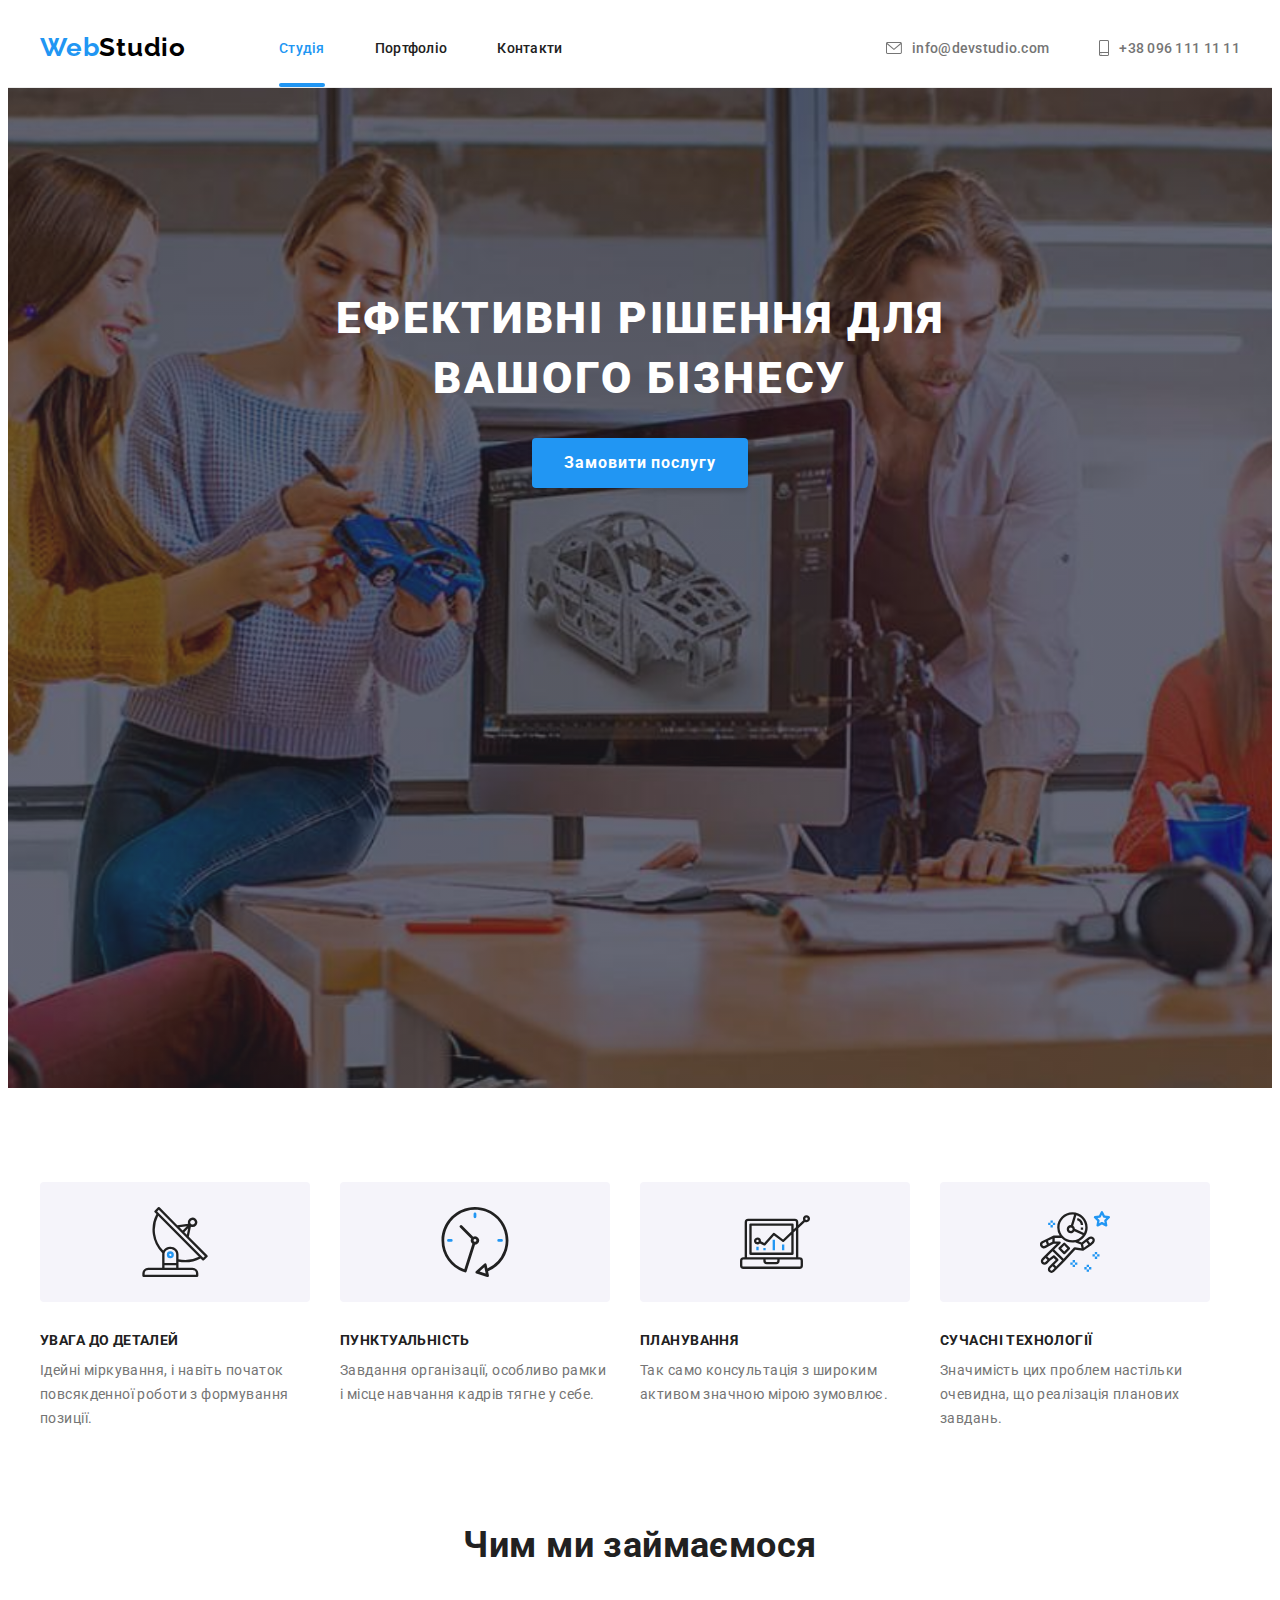
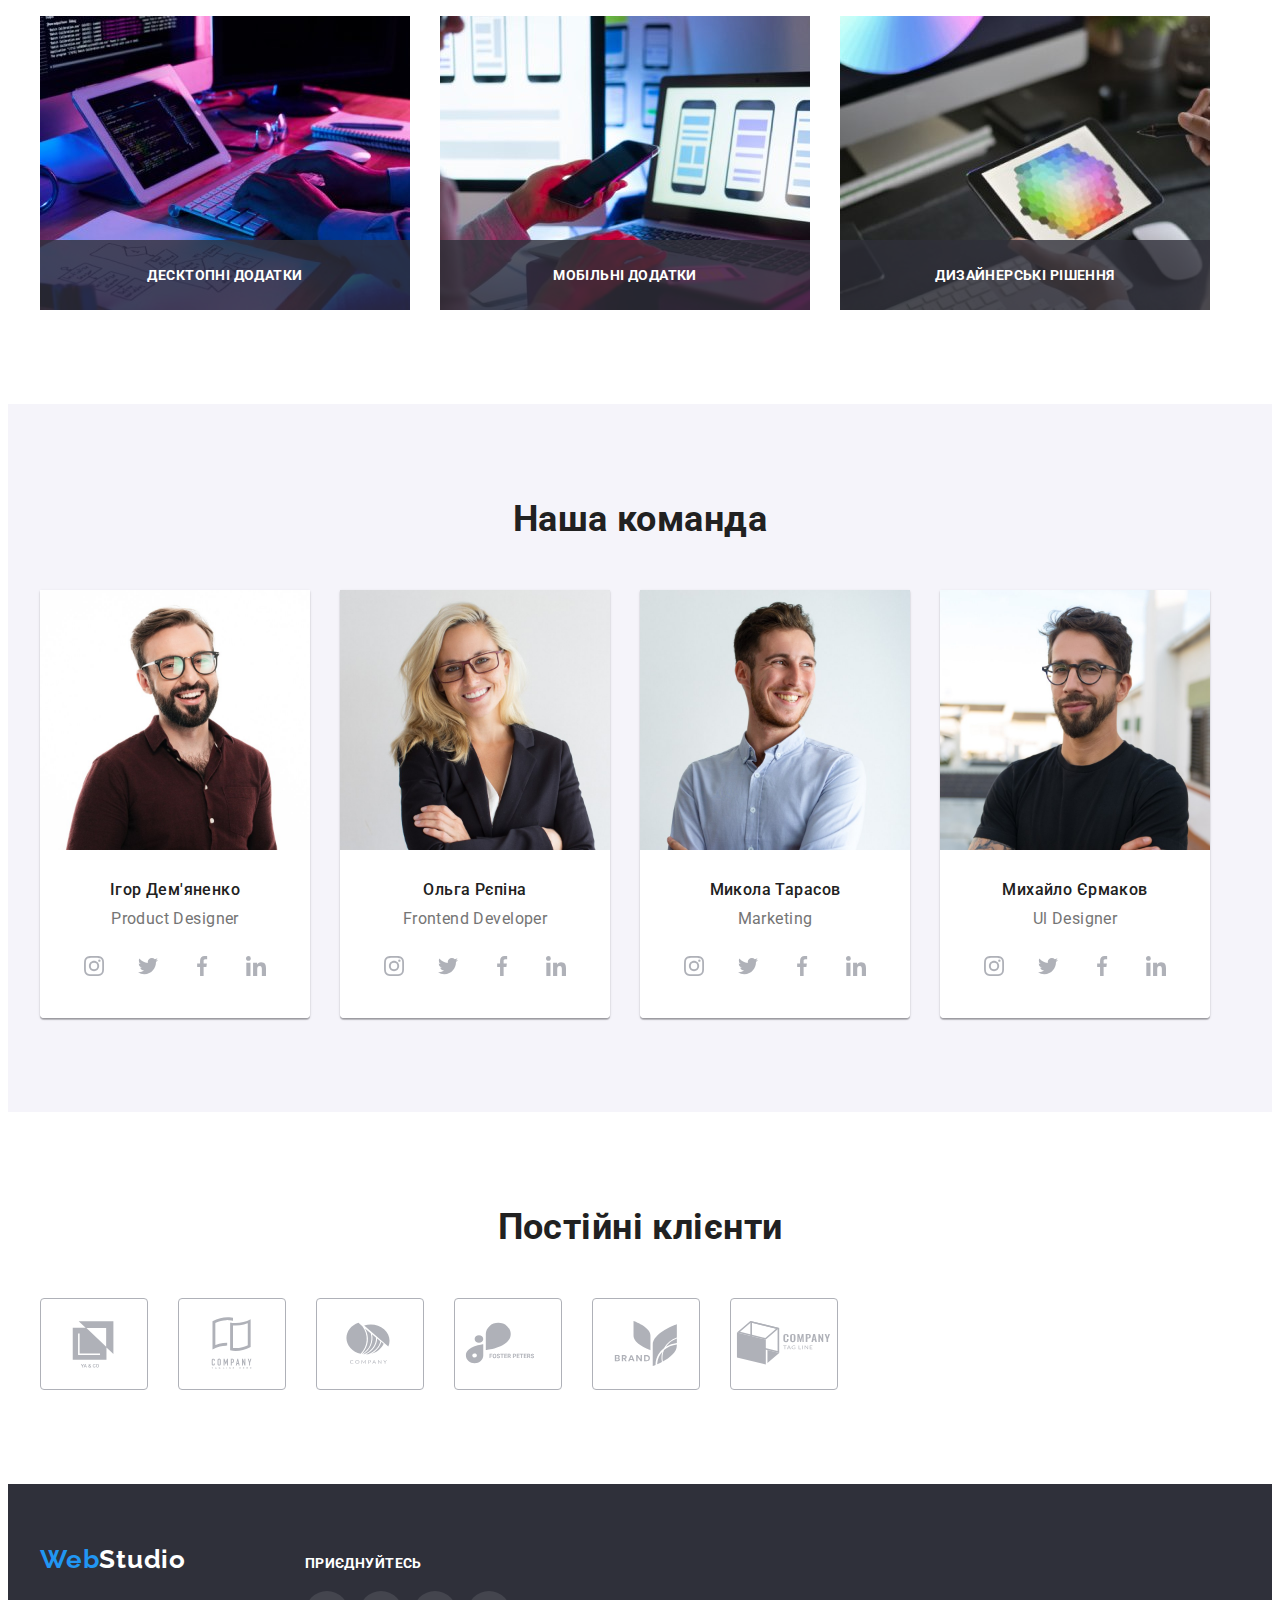
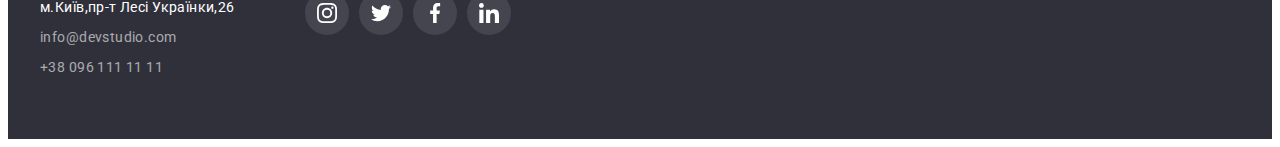
<file: index.html>
<!DOCTYPE html>
<html lang="uk">
  <head>
    <meta charset="UTF-8" />
    <meta http-equiv="X-UA-Compatible" content="IE=edge" />
    <meta name="viewport" content="width=device-width, initial-scale=1.0" />
    <title>Студія</title>
    <!--Шрифты-->
    <link rel="preconnect" href="https://fonts.googleapis.com" />
    <link rel="preconnect" href="https://fonts.gstatic.com" crossorigin />
    <link
      href="https://fonts.googleapis.com/css2?family=Raleway:wght@700&family=Roboto:wght@400;500;700;900&display=swap"
      rel="stylesheet"
    />
    <!--Нормализатор-->
    <link
      rel="stylesheet"
      href="https://cdnjs.cloudflare.com/ajax/libs/modern-normalize/1.1.0/modern-normalize.min.css"
      integrity="sha512-wpPYUAdjBVSE4KJnH1VR1HeZfpl1ub8YT/NKx4PuQ5NmX2tKuGu6U/JRp5y+Y8XG2tV+wKQpNHVUX03MfMFn9Q=="
      crossorigin="anonymous"
      referrerpolicy="no-referrer"
    />
    <!--Стили-->
    <link rel="stylesheet" href="./css/styles.css" />
  </head>
  <body class="page">
    <!--хедер-->
    <header class="header">
      <div class="container header-container">
        <a href="./index.html" class="logo-main"> <span class="accent">Web</span>Studio </a>
        <nav class="main-nav">
          <ul class="list">
            <li class="list-item">
              <a class="link current" href="./index.html">Студія</a>
            </li>
            <li class="list-item">
              <a class="link" href="./portfolio.html">Портфоліо </a>
            </li>
            <li class="list-item">
              <a class="link" href="">Контакти </a>
            </li>
          </ul>
        </nav>
        <ul class="contact">
          <li class="contact-item">
            <a class="contact-link" href="mailto:info@devstudio.com">
              <svg class="contact-svg" width="16" height="12">
                <use href="./images/icons.svg#envelope"></use>
              </svg>
              info@devstudio.com
            </a>
          </li>
          <li class="contact-item">
            <a class="contact-link" href="tel:+380961111111">
              <svg class="contact-svg" width="10" height="16">
                <use href="./images/icons.svg#smartphone"></use>
              </svg>
              +38 096 111 11 11</a
            >
          </li>
        </ul>
      </div>
    </header>
    <main>
      <!--Hero section-->
      <section class="hero-group">
        <div class="container hero-container">
          <h1 class="hero-title">Ефективні рішення для вашого бізнесу</h1>
          <button class="hero-btn" type="button" data-modal-open>Замовити послугу</button>
        </div>
      </section>
      <!--Feature-->
      <section class="feature section">
        <div class="container feature-container">
          <h2 class="visually-hidden">Особливості</h2>
          <ul class="feature-list">
            <li class="feature-item">
              <div class="feature-box">
                <svg class="feature-icon">
                  <use href="./images/icons.svg#antenna"></use>
                </svg>
              </div>
              <h3 class="feature-title">Увага до деталей</h3>
              <p class="feature-text">
                Ідейні міркування, і навіть початок повсякденної роботи з формування позиції.
              </p>
            </li>
            <li class="feature-item">
              <div class="feature-box">
                <svg class="feature-icon">
                  <use href="./images/icons.svg#clock"></use>
                </svg>
              </div>
              <h3 class="feature-title">Пунктуальність</h3>
              <p class="feature-text">
                Завдання організації, особливо рамки і місце навчання кадрів тягне у себе.
              </p>
            </li>
            <li class="feature-item">
              <div class="feature-box">
                  <svg class="feature-icon">
                    <use href="./images/icons.svg#diagram"></use>
                  </svg>
                </use>
              </div>
              <h3 class="feature-title">Планування</h3>
              <p class="feature-text">
                Так само консультація з широким активом значною мірою зумовлює.
              </p>
            </li>
            <li class="feature-item">
              <div class="feature-box">
                <svg class="feature-icon">
                  <use href="./images/icons.svg#astronaut"></use>
                </svg>
              </div>
              <h3 class="feature-title">Сучасні технології</h3>
              <p class="feature-text">
                Значимість цих проблем настільки очевидна, що реалізація планових завдань.
              </p>
            </li>
          </ul>
        </div>
      </section>
      <!--works-->
      <section class="works section">
        <div class="container works-container">
          <h2 class="works-title topic">Чим ми займаємося</h2>
          <ul class="works-list">
            <li class="works-item">
               <div class="label">
                <h3 class="label-title">Десктопні додатки</h3>
              </div>
              <img class="works-img" src="./images/box-1.jpg" alt="Набір коду" width="370" />
            </li>
            <li class="works-item">
              <div class="label">
                <h3 class="label-title">Мобільні додатки</h3>
              </div>
              <img
                class="works-img"
                src="./images/box-2.jpg"
                alt="Тримає телефон працюючи з ноутбуком"
                width="370"/>
            </li>
            <li class="works-item">
              <div class="label">
                <h3 class="label-title">Дизайнерські рішення</h3>
              </div>
              <img class="works-img" src="./images/box-3.jpg" alt="Малює на планшеті" width="370" />
            </li>
          </ul>
        </div>
      </section>
      <!--team-->
      <section class="team section">
        <div class="container team-container">
          <h2 class="team-title topic">Наша команда</h2>
          <ul class="team-list">
            <li class="team-item">
              <img class="team-img" src="./images/team-1.jpg" alt="Чувак в окулярах" width="270" />
              <div class="team-group">
                <h3 class="team-subtitle">Ігор Дем'яненко</h3>
                <p class="team-text" lang="en">Product Designer</p>
                <ul class="social-list">
                <li class="social-item">
                  <a
                   class="social-link"
                  href="https://www.instagram.com"
                  target="_blank"
                  rel="noreferrer noopener"
                  lang="en"
                  aria-label="Instagram">
                  <svg class="social-icon">
                    <use href="./images/icons.svg#instagram"></use>
                  </svg>
                  </a>
                </li>
                <li class="social-item">
                <a class="social-link"
                href="https://www.twitter.com"
                target="_blank"
                rel="noreferrer noopener"
                lang="en"
                aria-label="twitter">
              <svg class="social-icon">
                <use href="./images/icons.svg#twitter"></use>
              </svg>
              </a>
                </li>
                <li class="social-item">
                <a class="social-link"
                href="https://www.facebook.com"
                target="_blank"
                rel="noreferrer noopener"
                lang="en"
                aria-label="facebook">
              <svg class="social-icon">
                <use href="./images/icons.svg#facebook"></use>
              </svg>
              </a>
                </li>
                <li class="social-item">
                <a class="social-link"
                href="https://www.linkedin.com"
                target="_blank"
                rel="noreferrer noopener"
                lang="en"
                aria-label="linkedin">
              <svg class="social-icon">
                <use href="./images/icons.svg#linkedin"></use>
              </svg>
              </a>
                </li>
                </ul>
              </div>
            </li>
            <li class="team-item">
              <img
                class="team-img"
                src="./images/team-2.jpg"
                alt="Блондинка в окулярах і піджаку"
                width="270"
              />
              <div class="team-group">
                <h3 class="team-subtitle">Ольга Рєпіна</h3>
                <p class="team-text" lang="en">Frontend Developer</p>
                <ul class="social-list">
                <li class="social-item">
                  <a
                   class="social-link"
                  href="https://www.instagram.com"
                  target="_blank"
                  rel="noreferrer noopener"
                  lang="en"
                  aria-label="Instagram">
                  <svg class="social-icon">
                    <use href="./images/icons.svg#instagram"></use>
                  </svg>
                  </a>
                </li>
                <li class="social-item">
                <a class="social-link"
                href="https://www.twitter.com"
                target="_blank"
                rel="noreferrer noopener"
                lang="en"
                aria-label="twitter">
              <svg class="social-icon">
                <use href="./images/icons.svg#twitter"></use>
              </svg>
              </a>
                </li>
                <li class="social-item">
                <a class="social-link"
                href="https://www.facebook.com"
                target="_blank"
                rel="noreferrer noopener"
                lang="en"
                aria-label="facebook">
              <svg class="social-icon">
                <use href="./images/icons.svg#facebook"></use>
              </svg>
              </a>
                </li>
                <li class="social-item">
                <a class="social-link"
                href="https://www.linkedin.com"
                target="_blank"
                rel="noreferrer noopener"
                lang="en"
                aria-label="linkedin">
              <svg class="social-icon">
                <use href="./images/icons.svg#linkedin"></use>
              </svg>
              </a>
                </li>
                </ul>
              </div>
            </li>
            <li class="team-item">
              <img class="team-img" src="./images/team-3.jpg" alt="Хлопець в рубашці" width="270" />
              <div class="team-group">
                <h3 class="team-subtitle">Микола Тарасов</h3>
                <p class="team-text" lang="en">Marketing</p>
                <ul class="social-list">
                <li class="social-item">
                  <a
                   class="social-link"
                  href="https://www.instagram.com"
                  target="_blank"
                  rel="noreferrer noopener"
                  lang="en"
                  aria-label="Instagram">
                  <svg class="social-icon">
                    <use href="./images/icons.svg#instagram"></use>
                  </svg>
                  </a>
                </li>
                <li class="social-item">
                <a class="social-link"
                href="https://www.twitter.com"
                target="_blank"
                rel="noreferrer noopener"
                lang="en"
                aria-label="twitter">
              <svg class="social-icon">
                <use href="./images/icons.svg#twitter"></use>
              </svg>
              </a>
                </li>
                <li class="social-item">
                <a class="social-link"
                href="https://www.facebook.com"
                target="_blank"
                rel="noreferrer noopener"
                lang="en"
                aria-label="facebook">
              <svg class="social-icon">
                <use href="./images/icons.svg#facebook"></use>
              </svg>
              </a>
                </li>
                <li class="social-item">
                <a class="social-link"
                href="https://www.linkedin.com"
                target="_blank"
                rel="noreferrer noopener"
                lang="en"
                aria-label="linkedin">
              <svg class="social-icon">
                <use href="./images/icons.svg#linkedin"></use>
              </svg>
              </a>
                </li>
                </ul>
              </div>
            </li>
            <li class="team-item">
              <img
                class="team-img"
                src="./images/team-4.jpg"
                alt="Бородатий хлопець в окулярах"
                width="270"
              />
              <div class="team-group">
                <h3 class="team-subtitle">Михайло Єрмаков</h3>
                <p class="team-text" lang="en">Ul Designer</p>
                <ul class="social-list">
                <li class="social-item">
                  <a
                   class="social-link"
                  href="https://www.instagram.com"
                  target="_blank"
                  rel="noreferrer noopener"
                  lang="en"
                  aria-label="Instagram">
                  <svg class="social-icon">
                    <use href="./images/icons.svg#instagram"></use>
                  </svg>
                  </a>
                </li>
                <li class="social-item">
                <a class="social-link"
                href="https://www.twitter.com"
                target="_blank"
                rel="noreferrer noopener"
                lang="en"
                aria-label="twitter">
              <svg class="social-icon">
                <use href="./images/icons.svg#twitter"></use>
              </svg>
              </a>
                </li>
                <li class="social-item">
                <a class="social-link"
                href="https://www.facebook.com"
                target="_blank"
                rel="noreferrer noopener"
                lang="en"
                aria-label="facebook">
              <svg class="social-icon">
                <use href="./images/icons.svg#facebook"></use>
              </svg>
              </a>
                </li>
                <li class="social-item">
                <a class="social-link"
                href="https://www.linkedin.com"
                target="_blank"
                rel="noreferrer noopener"
                lang="en"
                aria-label="linkedin">
              <svg class="social-icon">
                <use href="./images/icons.svg#linkedin"></use>
              </svg>
              </a>
                </li>
                </ul>
              </div>
            </li>
          </ul>
        </div>
      </section>
      <section class="section">
        <div class="container">
          <h2 class="clients-title">Постійні клієнти</h2>
          <ul class="clients-list">
            <li class="clients-item">
              <a class="clients-link"
                href=""
                 target="_blank"
                rel="noreferrer noopener"
                aria-label="Кліент 1">
                <svg class="clients-icon" width="106" height="60">
                  <use href="./images/icons.svg#client-1"></use>
                </svg>
              </a>
            </li>
             <li class="clients-item">
              <a class="clients-link"
                href=""
                 target="_blank"
                rel="noreferrer noopener"
                aria-label="Кліент 2">
                <svg class="clients-icon" width="106" height="60">
                  <use href="./images/icons.svg#client-2"></use>
                </svg>
              </a>
            </li>
             <li class="clients-item">
              <a class="clients-link"
                href=""
                 target="_blank"
                rel="noreferrer noopener"
                aria-label="Кліент 3">
                <svg class="clients-icon" width="106" height="60">
                  <use href="./images/icons.svg#client-3"></use>
                </svg>
              </a>
            </li>
             <li class="clients-item">
              <a class="clients-link"
                href=""
                 target="_blank"
                rel="noreferrer noopener"
                aria-label="Кліент 4">
                <svg class="clients-icon" width="106" height="60">
                  <use href="./images/icons.svg#client-4"></use>
                </svg>
              </a>
            </li>
             <li class="clients-item">
              <a class="clients-link"
                href=""
                 target="_blank"
                rel="noreferrer noopener"
                aria-label="Кліент 5">
                <svg class="clients-icon" width="106" height="60">
                  <use href="./images/icons.svg#client-5"></use>
                </svg>
              </a>
            </li>
            <li class="clients-item">
              <a class="clients-link"
                href=""
                 target="_blank"
                rel="noreferrer noopener"
                aria-label="Кліент 6">
                <svg class="clients-icon" width="106" height="60">
                  <use href="./images/icons.svg#client-6"></use>
                </svg>
              </a>
            </li>
          </ul>

        </div>
      </section>
    </main>
    <!--footer-->
    <footer class="footer footer-section">
      <div class="container footer-container">
        <div class="adress-box">
        <a class="logo-footer" href="./index.html"> <span class="accent">Web</span>Studio </a>
        <address class="contact-footer">
          <ul class="footer-list">
            <li class="footer-item">
              <a
                class="footer-address"
                href="https://goo.gl/maps/NC2J3YU9uqhkbnPVA"
                target="_blank"
                rel="noreffer noopener"
                >м.Київ,пр-т Лесі Українки,26</a
              >
            </li>
            <li class="footer-item">
              <a class="footer-link" href="mailto:info@devstudio.com">info@devstudio.com</a>
            </li>
            <li class="footer-item">
              <a class="footer-link" href="tel:+380961111111">+38 096 111 11 11</a>
            </li>
          </ul>
        </address>
        </div>
        <div class="public-group">
          <h2 class="public-title">Приєднуйтесь</h2>
          <ul class="public-list">
                <li class="public-item">
                  <a
                   class="public-link"
                  href="https://www.instagram.com"
                  target="_blank"
                  rel="noreferrer noopener"
                  lang="en"
                  aria-label="Instagram">
                  <svg class="public-icon">
                    <use href="./images/icons.svg#instagram"></use>
                  </svg>
                  </a>
                </li>
                <li class="p-item">
                <a class="public-link"
                href="https://www.twitter.com"
                target="_blank"
                rel="noreferrer noopener"
                lang="en"
                aria-label="twitter">
              <svg class="public-icon">
                <use href="./images/icons.svg#twitter"></use>
              </svg>
              </a>
                </li>
                <li class="public-item">
                <a class="public-link"
                href="https://www.facebook.com"
                target="_blank"
                rel="noreferrer noopener"
                lang="en"
                aria-label="facebook">
              <svg class="public-icon">
                <use href="./images/icons.svg#facebook"></use>
              </svg>
              </a>
                </li>
                <li class="public-item">
                <a class="public-link"
                href="https://www.linkedin.com"
                target="_blank"
                rel="noreferrer noopener"
                lang="en"
                aria-label="linkedin">
              <svg class="public-icon">
                <use href="./images/icons.svg#linkedin"></use>
              </svg>
              </a>
                </li>
                </ul>
        </div>
      </div>
    </footer>
    <!--modal window-->
    <div class="backdrop is-hidden" data-modal>
      <div class="modal">
        <button class="modal-btn" type="button" data-modal-close>
          <svg width="11px" height="11px">
            <use href="./images/icons.svg#vector"></use>
          </svg>
        </button>
      </div>
    </div>
    <script src="./js/modal.js"></script>
  </body>
</html>
</file>
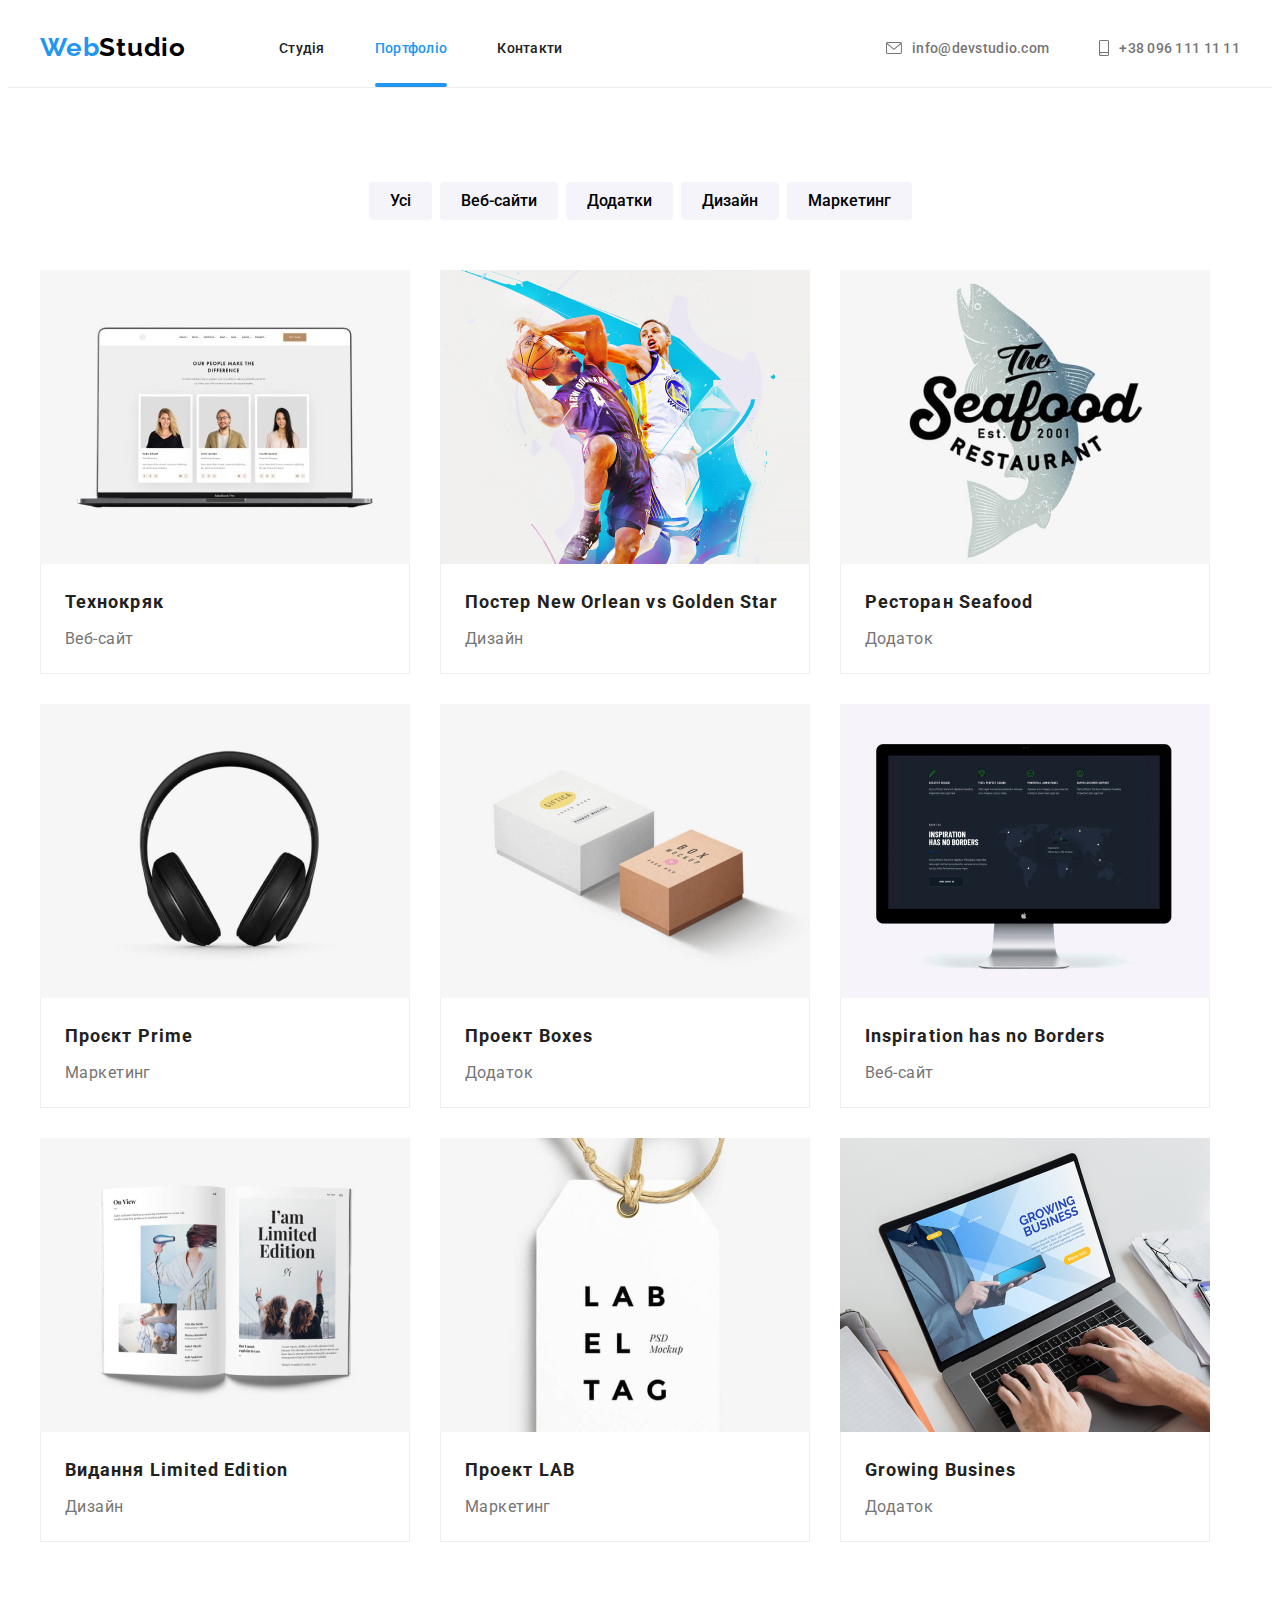
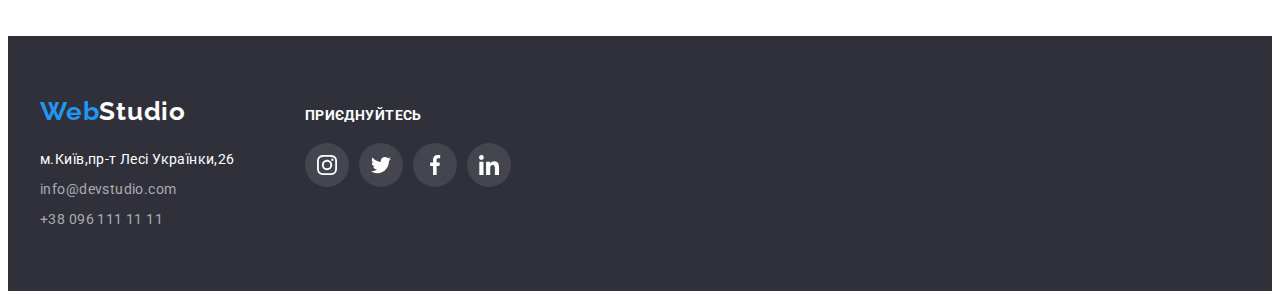
<file: portfolio.html>
<!DOCTYPE html>
<html lang="uk">
  <head>
    <meta charset="UTF-8" />
    <meta http-equiv="X-UA-Compatible" content="IE=edge" />
    <meta name="viewport" content="width=device-width, initial-scale=1.0" />
    <title>Портфоліо</title>
    <!--шрифты-->
    <link rel="preconnect" href="https://fonts.googleapis.com" />
    <link rel="preconnect" href="https://fonts.gstatic.com" crossorigin />
    <link
      href="https://fonts.googleapis.com/css2?family=Raleway:wght@700&family=Roboto:wght@400;500;700;900&display=swap"
      rel="stylesheet"
    />
    <!--Нормализатор-->
    <link
      rel="stylesheet"
      href="https://cdnjs.cloudflare.com/ajax/libs/modern-normalize/1.1.0/modern-normalize.min.css"
      integrity="sha512-wpPYUAdjBVSE4KJnH1VR1HeZfpl1ub8YT/NKx4PuQ5NmX2tKuGu6U/JRp5y+Y8XG2tV+wKQpNHVUX03MfMFn9Q=="
      crossorigin="anonymous"
      referrerpolicy="no-referrer"
    />
    <!--Стили-->
    <link rel="stylesheet" href="./css/styles.css" />
  </head>
  <body class="page">
    <!--хедер-->
    <header class="header">
      <div class="container header-container">
        <a href="./index.html" class="logo-main"> <span class="accent">Web</span>Studio </a>
        <nav class="main-nav">
          <ul class="list">
            <li class="list-item">
              <a class="link" href="./index.html">Студія</a>
            </li>
            <li class="list-item">
              <a class="link current" href="./portfolio.html">Портфоліо </a>
            </li>
            <li class="list-item">
              <a class="link" href="">Контакти </a>
            </li>
          </ul>
        </nav>
        <ul class="contact">
          <li class="contact-item">
            <a class="contact-link" href="mailto:info@devstudio.com">
              <svg class="contact-svg" width="16" height="12">
                <use href="./images/icons.svg#envelope"></use>
              </svg>
              info@devstudio.com
            </a>
          </li>
          <li class="contact-item">
            <a class="contact-link" href="tel:+380961111111">
              <svg class="contact-svg" width="10" height="16">
                <use href="./images/icons.svg#smartphone"></use>
              </svg>
              +38 096 111 11 11</a
            >
          </li>
        </ul>
      </div>
    </header>
    <main>
      <!--Portfolio section-->
      <section class="portfolio section">
        <div class="container portfolio-container">
          <h1 class="visually-hidden">Портфоліо</h1>
          <ul class="filter-list">
            <li class="filter-item">
              <button class="btn" type="button">Усі</button>
            </li>
            <li class="filter-item">
              <button class="btn" type="button">Веб-сайти</button>
            </li>
            <li class="filter-item">
              <button class="btn" type="button">Додатки</button>
            </li>
            <li class="filter-item">
              <button class="btn" type="button">Дизайн</button>
            </li>
            <li class="filter-item">
              <button class="btn" type="button">Маркетинг</button>
            </li>
          </ul>
          <ul class="portfolio-list">
            <li class="portfolio-item">
              <a href="" class="portfolio-link">
                <div class="portfolio-thumb">
                  <img
                    class="portfolio-img"
                    src="./images/project-1.jpg"
                    alt="Сторінка з фото людей"
                    width="370"
                    height="294"
                  />
                  <div class="portfolio-overlay">
                    <p class="portfolio-discription">
                      Ресурс пропонує комплексні пропозиції з різним рівнем функціоналу та сервісів.
                      Все це дозволить відвідувачу отримати вичерпні відомості про компанію чи
                      приватну особу.
                    </p>
                  </div>
                </div>
                <div class="portfolio-group">
                  <h2 class="portfolio-title">Технокряк</h2>
                  <p class="portfolio-text">Веб-сайт</p>
                </div></a
              >
            </li>
            <li class="portfolio-item">
              <a href="" class="portfolio-link">
                <div class="portfolio-thumb">
                  <img
                    class="portfolio-img"
                    src="./images/project-2.jpg"
                    alt="Баскетболісти"
                    width="370"
                    height="294"
                  />
                  <div class="portfolio-overlay">
                    <p class="portfolio-discription">
                      Ресурс пропонує комплексні пропозиції з різним рівнем функціоналу та сервісів.
                      Все це дозволить відвідувачу отримати вичерпні відомості про компанію чи
                      приватну особу.
                    </p>
                  </div>
                </div>
                <div class="portfolio-group">
                  <h2 class="portfolio-title">Постер New Orlean vs Golden Star</h2>
                  <p class="portfolio-text">Дизайн</p>
                </div></a
              >
            </li>
            <li class="portfolio-item">
              <a href="" class="portfolio-link">
                <div class="portfolio-thumb">
                  <img
                    class="portfolio-img"
                    src="./images/project-3.jpg"
                    alt="Риба"
                    width="370"
                    height="294"
                  />
                  <div class="portfolio-overlay">
                    <p class="portfolio-discription">
                      Ресурс пропонує комплексні пропозиції з різним рівнем функціоналу та сервісів.
                      Все це дозволить відвідувачу отримати вичерпні відомості про компанію чи
                      приватну особу.
                    </p>
                  </div>
                </div>
                <div class="portfolio-group">
                  <h2 class="portfolio-title">Ресторан Seafood</h2>
                  <p class="portfolio-text">Додаток</p>
                </div>
              </a>
            </li>
            <li class="portfolio-item">
              <a href="" class="portfolio-link">
                <div class="portfolio-thumb">
                  <img
                    class="portfolio-img"
                    src="./images/project-4.jpg"
                    alt="Навушники"
                    width="370"
                    height="294"
                  />
                  <div class="portfolio-overlay">
                    <p class="portfolio-discription">
                      Ресурс пропонує комплексні пропозиції з різним рівнем функціоналу та сервісів.
                      Все це дозволить відвідувачу отримати вичерпні відомості про компанію чи
                      приватну особу.
                    </p>
                  </div>
                </div>
                <div class="portfolio-group">
                  <h2 class="portfolio-title">Проєкт Prime</h2>
                  <p class="portfolio-text">Маркетинг</p>
                </div>
              </a>
            </li>
            <li class="portfolio-item">
              <a href="" class="portfolio-link">
                <div class="portfolio-thumb">
                  <img
                    class="portfolio-img"
                    src="./images/project-5.jpg"
                    alt="Коробки"
                    width="370"
                    height="294"
                  />
                  <div class="portfolio-overlay">
                    <p class="portfolio-discription">
                      Ресурс пропонує комплексні пропозиції з різним рівнем функціоналу та сервісів.
                      Все це дозволить відвідувачу отримати вичерпні відомості про компанію чи
                      приватну особу.
                    </p>
                  </div>
                </div>
                <div class="portfolio-group">
                  <h2 class="portfolio-title">Проект Boxes</h2>
                  <p class="portfolio-text">Додаток</p>
                </div>
              </a>
            </li>
            <li class="portfolio-item">
              <a href="" class="portfolio-link">
                <div class="portfolio-thumb">
                  <img
                    class="portfolio-img"
                    src="./images/project-6.jpg"
                    alt="Монітор"
                    width="370"
                    height="294"
                  />
                  <div class="portfolio-overlay">
                    <p class="portfolio-discription">
                      Ресурс пропонує комплексні пропозиції з різним рівнем функціоналу та сервісів.
                      Все це дозволить відвідувачу отримати вичерпні відомості про компанію чи
                      приватну особу.
                    </p>
                  </div>
                </div>
                <div class="portfolio-group">
                  <h2 class="portfolio-title">Inspiration has no Borders</h2>
                  <p class="portfolio-text">Веб-сайт</p>
                </div>
              </a>
            </li>
            <li class="portfolio-item">
              <a href="" class="portfolio-link"
                ><div class="portfolio-thumb">
                  <img
                    class="portfolio-img"
                    src="./images/project-7.jpg"
                    alt="Книга"
                    width="370"
                    height="294"
                  />
                  <div class="portfolio-overlay">
                    <p class="portfolio-discription">
                      Ресурс пропонує комплексні пропозиції з різним рівнем функціоналу та сервісів.
                      Все це дозволить відвідувачу отримати вичерпні відомості про компанію чи
                      приватну особу.
                    </p>
                  </div>
                </div>
                <div class="portfolio-group">
                  <h2 class="portfolio-title">Видання Limited Edition</h2>
                  <p class="portfolio-text">Дизайн</p>
                </div>
              </a>
            </li>
            <li class="portfolio-item">
              <a href="" class="portfolio-link">
                <div class="portfolio-thumb">
                  <img
                    class="portfolio-img"
                    src="./images/project-8.jpg"
                    alt="Бірка"
                    width="370"
                    height="294"
                  />
                  <div class="portfolio-overlay">
                    <p class="portfolio-discription">
                      Ресурс пропонує комплексні пропозиції з різним рівнем функціоналу та сервісів.
                      Все це дозволить відвідувачу отримати вичерпні відомості про компанію чи
                      приватну особу.
                    </p>
                  </div>
                </div>
                <div class="portfolio-group">
                  <h2 class="portfolio-title">Проект LAB</h2>
                  <p class="portfolio-text">Маркетинг</p>
                </div>
              </a>
            </li>
            <li class="portfolio-item">
              <a href="" class="portfolio-link">
                <div class="portfolio-thumb">
                  <img
                    class="portfolio-img"
                    src="./images/project-9.jpg"
                    alt="Ноутбук"
                    width="370"
                    height="294"
                  />
                  <div class="portfolio-overlay">
                    <p class="portfolio-discription">
                      Ресурс пропонує комплексні пропозиції з різним рівнем функціоналу та сервісів.
                      Все це дозволить відвідувачу отримати вичерпні відомості про компанію чи
                      приватну особу.
                    </p>
                  </div>
                </div>
                <div class="portfolio-group">
                  <h2 class="portfolio-title">Growing Busines</h2>
                  <p class="portfolio-text">Додаток</p>
                </div>
              </a>
            </li>
          </ul>
        </div>
      </section>
    </main>
    <!--footer-->

    <footer class="footer footer-section">
      <div class="container footer-container">
        <div class="adress-box">
          <a class="logo-footer" href="./index.html"> <span class="accent">Web</span>Studio </a>
          <address class="contact-footer">
            <ul class="footer-list">
              <li class="footer-item">
                <a
                  class="footer-address"
                  href="https://goo.gl/maps/NC2J3YU9uqhkbnPVA"
                  target="_blank"
                  rel="noreffer noopener"
                  >м.Київ,пр-т Лесі Українки,26</a
                >
              </li>
              <li class="footer-item">
                <a class="footer-link" href="mailto:info@devstudio.com">info@devstudio.com</a>
              </li>
              <li class="footer-item">
                <a class="footer-link" href="tel:+380961111111">+38 096 111 11 11</a>
              </li>
            </ul>
          </address>
        </div>
        <div class="public-group">
          <h2 class="public-title">Приєднуйтесь</h2>
          <ul class="public-list">
            <li class="public-item">
              <a
                class="public-link"
                href="https://www.instagram.com"
                target="_blank"
                rel="noreferrer noopener"
                lang="en"
                aria-label="Instagram"
              >
                <svg class="public-icon">
                  <use href="./images/icons.svg#instagram"></use>
                </svg>
              </a>
            </li>
            <li class="p-item">
              <a
                class="public-link"
                href="https://www.twitter.com"
                target="_blank"
                rel="noreferrer noopener"
                lang="en"
                aria-label="twitter"
              >
                <svg class="public-icon">
                  <use href="./images/icons.svg#twitter"></use>
                </svg>
              </a>
            </li>
            <li class="public-item">
              <a
                class="public-link"
                href="https://www.facebook.com"
                target="_blank"
                rel="noreferrer noopener"
                lang="en"
                aria-label="facebook"
              >
                <svg class="public-icon">
                  <use href="./images/icons.svg#facebook"></use>
                </svg>
              </a>
            </li>
            <li class="public-item">
              <a
                class="public-link"
                href="https://www.linkedin.com"
                target="_blank"
                rel="noreferrer noopener"
                lang="en"
                aria-label="linkedin"
              >
                <svg class="public-icon">
                  <use href="./images/icons.svg#linkedin"></use>
                </svg>
              </a>
            </li>
          </ul>
        </div>
      </div>
    </footer>
    <script src="./js/modal.js"></script>
  </body>
</html>
</file>
<file: css/styles.css>
:root {
    /*Font*/
    --main-font: 'Roboto', sans-serif;
    --secondary-font: 'Raleway', sans-serif;
    /*Text colors*/
    --main-txt-cl: #212121;
    --secondary-txt-cl: #757575;
    --hero-title-cl: #FFFFFF;
    /*Logo colors*/
    --first-logo-cl: #2196F3;
    --dark-logo-cl: #000000;
    --light-logo-cl: #FFFFFF;
    /*LINK colors*/
    --link-hvr-cl: #2196F3;
    --link-nav-cl: #212121;
    --contacts-hdr-cl: #757575;
    --contacts-ftr-cl-60: rgba(255, 255, 255, 0.6);
    --adress-ftr-cl: #FFFFFF;
    /*Background colors*/
    --accent-bg-cl: #FFFFFF;
    --dark-bg-cl: #2F303A;
    --light-bg-cl: #F5F4FA;
    /*Button hero*/
    --hero-btn-cl: #2196F3;
    --hero-btn-txt: #FFFFFF;
    --hero-bth-shadow: 0px 4px 4px rgba(0, 0, 0, 0.15);
    --hero-btn-hv: #188CE8;
    /*Button portfolio*/
    --btn-bg-hover: #2196F3;
    --btn-text-hover: #FFFFFF;
    --btn-bg-cl: #F5F4FA;
    --btn-txt-cl: #212121;
    /*btn-hero*/
    --btn-border-clr: #2196F3;
    --btn-border-radius:4px;
    /*team-group*/
    --bg-team-cards: rgba(255, 255, 255, 1);
    --border-team: 0px 0px 4px 4px;
    --anim-fast-hv: 250ms cubic-bezier(0.4, 0, 0.2, 1);
    /*портфоліо-оверлей*/
    --portfolio-overlay-bg: rgba(33, 150, 243, 0.9);
}

.page {
    font-family: var(--main-font);
    font-size: 14px;
    line-height: calc(24/14);
    color: var(--main-txt-cl);
    background-color: var(--accent-bg-cl);
    letter-spacing: 0.03em;
}

h1,
h2,
h3,
p,
ul
 {
    margin: 0;
}
.container {
    width: 1200px;
    padding-left: 15px;
    padding-right: 15px;
    margin-left: auto;
    margin-right: auto;
}
.section {
    padding: 94px 0;
}
img {
    display: block;
    max-width: 100%;
    height: auto;
}
.topic {
    text-align: center;
    margin-bottom: 50px;
}
/*Header*/
.header {
    border-bottom: 1px solid #ECECEC;
    
}
.header-container {
    display: flex;
    align-items: center;
}
nav {
    margin-left: 93px;
}
.logo-main {
    font-family: var(--secondary-font);
    font-weight: 700;
    font-size: 26px;
    line-height: calc(31/26);
    letter-spacing: 0.03em;
    color: var(--dark-logo-cl);
    text-decoration: none;
}

.accent {
    color: var(--first-logo-cl);
}

.list-item {
    list-style: none;
}
.list-item:not(:last-child) {
    margin-right: 50px;
}
.list {
    display: flex;
    padding: 0;
    margin-top: 0;
    margin-bottom: 0;
    
}
.contact-item {
    list-style: none;
}

.contact-item:not(:last-child) {
    margin-right: 50px;
}
.link {
    display: inline-block;
    padding-top: 32px;
    padding-bottom: 31px;
    
    text-decoration: none;
    color: var(--link-nav-cl);
    font-weight: 500;
    line-height: calc(16/14);
    letter-spacing: 0.02em;
    position: relative;
    transition: color var(--anim-fast-hv);
}
.current::after {
    content: "";
    display: block;
    width: 100%;
    height: 4px;
    background-color: #2196F3;
    border-radius: 2px;
    position: absolute;
    left: 0;
    bottom: 0;
}

.link:hover,
.link:focus {
    color: var(--link-hvr-cl);
}

.contact {
    display: flex;
    margin-top: 0;
    margin-bottom: 0;
    margin-left: auto;
    padding-left: 0;
}
.contact-link {
    display: flex;
    padding-top: 32px;
    padding-bottom: 31px;
    justify-content: center;
    gap: 10px;
    align-items: center;
    text-decoration: none;
    color: var(--contacts-hdr-cl);
    font-weight: 500;
    line-height: calc(16/14);
    letter-spacing: 0.02em;
    transition: color var(--anim-fast-hv);
}
.contact-svg {
    fill: currentColor;
}
.contact-link:hover,
.contact-link:focus {
    color: var(--link-hvr-cl);
}

.current {
    color: var(--link-hvr-cl);
}

/*Footer*/
.footer {
    background-color: var(--dark-bg-cl);
}

.logo-footer {
    font-family: var(--secondary-font);
    font-weight: 700;
    font-size: 26px;
    line-height: calc(31/26);
    letter-spacing: 0.03em;
    color: var(--light-logo-cl);
    text-decoration: none;
       
}

.footer-list {
    list-style: none;
    padding-left: 0;
    margin-top: 0;
    margin-bottom: 0;
}
.footer-item:not(:last-child) {
    margin-bottom: 6px;
}
.contact-footer {
    margin-top: 20px;
}

.footer-address {
    font-style: normal;
    line-height: calc(24/14);
    letter-spacing: 0.03em;
    text-decoration: none;
    color: var(--adress-ftr-cl);
    transition: color var(--anim-fast-hv);
}

.footer-address:hover,
.footer-address:focus {
    color: var(--link-hvr-cl);
}
.footer-section {
    padding-top: 60px;
    padding-bottom:60px ;
}
.footer-link {
    text-decoration: none;
    font-style: normal;
    color: var(--contacts-ftr-cl-60);
    letter-spacing: 0.03em;
    line-height: calc(24/14);
    transition: color var(--anim-fast-hv);
}

.footer-link:hover,
.footer-link:focus {
    color: var(--link-hvr-cl);
}
.footer-container {
    display: flex;
    align-items: baseline;
}
.public-group {
    margin-left: 70px;
}
.public-title {
    font-size: 14px;
    line-height: calc(16/14);
    text-transform: uppercase;
    color: #FFFFFF;
    margin-bottom: 20px;
    letter-spacing: 0.03em;
}
.public-list {
    display: flex;
    list-style: none;
    gap: 10px;
    padding-left: 0;
}
.public-icon {
    width: 20px;
    height: 20px;
    fill: currentColor;
}
.public-link {
    display: flex;
    width: 44px;
    height: 44px;
    background-color: rgba(255, 255, 255, 0.1);
    color: #FFFFFF;
    border-radius: 50%;
    align-items: center;
    justify-content: center;
    transition: background-color var(--anim-fast-hv);
}
.public-link:hover,
.public-link:focus {
    background-color: #2196F3;;
}
/*HERO*/
.hero-group {
    text-align: center;
    background-color: var(--dark-bg-cl);
    padding-top: 200px;
    padding-bottom: 200px;
    max-width: 1600px;
    height: 600px;
    background: linear-gradient(rgba(47, 48, 58, 0.4),rgba(47, 48, 58, 0.4)), url('../images/hero.jpg');
    margin: 0 auto;
    background-repeat: no-repeat;
    background-size: cover;
    background-position: center;
 }

.hero-title {
    color:var(--hero-title-cl);
    font-weight: 900;
        font-size: 44px;
        line-height: calc(60/44);
        letter-spacing: 0.06em;
     text-transform: uppercase;
     width: 696px;
    text-align: center;
    margin: 0 auto;
}

.hero-btn {
    cursor: pointer;
    color: var(--hero-btn-txt);
    background-color: var(--hero-btn-cl);
    font-family: inherit;
    font-weight: 700;
    font-size: 16px;
    line-height: calc(30/16);
    letter-spacing: 0.06em;
    min-width: 216px;
    min-height: 50px;
    margin-top: 30px;
    padding: 9px 3px;
    border: none;
    border-radius: 4px;
    box-shadow: var(--hero-bth-shadow);
    transition: background-color var(--anim-fast-hv);
}
.hero-btn:hover,
.hero-btn:focus {
    background-color: var(--hero-btn-hv);
}
/*Особливості*/
.visually-hidden {
    position: absolute;
    white-space: nowrap;
    width: 1px;
    height: 1px;
    overflow: hidden;
    border: 0;
    padding: 0;
    clip: rect(0 0 0 0);
    clip-path: inset(50%);
    margin: -1px;
}
.feature-container{
    display: flex;

}
.feature-list{
        display: flex;
        gap:30px;
        margin: 0 ;
        padding: 0 ;
}
.feature-title {
    font-weight: 700;
    line-height: calc(16/14);
    text-transform: uppercase;
    font-size: 14px;
    margin-bottom: 10px;
}
.feature-item {

    width: 270px;
    list-style:none;
}
.feature-text{
    color: var(--secondary-txt-cl);
}
.feature-box {
    display: flex;
    align-items: center;
    justify-content: center;
    height: 120px;
    background: #F5F4FA;
    border-radius: 4px;
    margin-bottom: 30px;
        

}
.feature-icon {
    width: 70px;
    height: 70px;
}
/*Чим ми займаємось*/
.works.section {
    padding-top: 0;
}
.works-title{
    font-weight: 700;
    font-size: 36px;
    line-height: calc(42/36);

}
.works-item {
    position: relative;
}

.label {
    display: flex;
    align-items: center;
    justify-content: center;
    position: absolute;
    width: 100%;
    height: 70px;
    background-color: rgba(47, 48, 58, 0.8);
    bottom: 0;
    left: 0;
}
.label-title {
    font-size: 14px;
    line-height: calc(16/14);
    text-align: center;
    letter-spacing: 0.03em;
    text-transform: uppercase;
    color: #FFFFFF;
}
.works-list {
    list-style: none;
    display: flex;
    padding-left: 0;
    margin-bottom: 0;
    margin-top: 0;
    gap: 30px;
}

/*Команда*/

.team-list {
    list-style: none;
    display: flex;
    padding-left: 0;
    gap: 30px;
    margin: 0;
}
.team-item {
    border-radius: 0px 0px 4px 4px;
    box-shadow: 0px 1px 3px rgba(0, 0, 0, 0.12), 0px 1px 1px rgba(0, 0, 0, 0.14), 0px 2px 1px rgba(0, 0, 0, 0.2);
}
.team-title {
    font-weight: 700;
    font-size: 36px;
    line-height: calc(42/36);
}

    
.team {
background-color: var(--light-bg-cl);
}
    
.team-subtitle {
        font-weight: 500;
        font-size: 16px;
        line-height: calc(19/16);
        margin-bottom: 10px;
        }
    
.team-text {
        font-size: 16px;
        line-height: calc(19/16);
        color: var(--secondary-txt-cl);
        }
.team-group {
    display: flex;
    padding-top: 30px;
    padding-bottom: 30px;
    align-items: center;
    flex-direction: column;
    background-color: var(--bg-team-cards);
    border-radius: var(--border-team);
}

.social-list {
    display: flex;
    gap: 10px;
    padding-left: 0;
    margin-top: 16px;
    
}
.social-icon {
    fill: currentColor;
    width: 20px;
    height: 20px;
   
}
.social-item {
    list-style:  none;
    
}
.social-link {
    display: flex;
    width: 44px;
    height: 44px;
    align-items: center;
    justify-content: center;
    color: #AFB1B8;
    border-radius: 50%;
    transition: background-color var(--anim-fast-hv), color var(--anim-fast-hv);
}
.social-link:hover,
.social-link:focus {
    color:#FFFFFF;
    background-color: #2196F3;
}

/*постійні кліенти*/
.clients-title {
    text-align: center;
    font-size: 36px;
    line-height: calc(42/36);
    margin-bottom: 50px;
}   
.clients-list {
    display: flex;
    padding-left: 0;
    list-style: none;
    gap: 30px;
    }
.clients-item {
    flex-basis: calc((100%-150px) / 6);
}
.clients-icon {
   
    fill: currentColor;
}
.clients-link {
    display: flex;
    align-items: center;
    justify-content: center;
    color: #AFB1B8;
    height: 90px;
    border: 1px solid #AFB1B8;
    border-radius: 4px;
    transition: color var(--anim-fast-hv), border-color var(--anim-fast-hv);

}
.clients-link:hover,
.clients-link:focus {
    color: #2196F3;
    border-color: #2196F3;

}



/*Портфоліо*/
.filter-list {
    display: flex;
    list-style: none;
    gap: 8px;
    justify-content: center;
    padding-left: 0;
    margin-top: 0;
    margin-bottom: 50px;

}

.btn {
    cursor: pointer;
    font-family: inherit;
    font-weight: 500;
    font-size: 16px;
    line-height: calc(26/16);
    background-color: var(--btn-bg-cl);
    padding: 6px 21px;
    border-radius: 4px;
    border: none;
    transition: color var(--anim-fast-hv), background-color(--anim-fast-hv), box-shadow(--anim-fast-hv);
}

.btn:hover,
.btn:focus {
    background-color: var(--btn-bg-hover);
    color: var(--btn-text-hover);
    box-shadow: 0px 3px 1px rgba(0, 0, 0, 0.1),
        0px 1px 2px rgba(0, 0, 0, 0.08),
        0px 2px 2px rgba(0, 0, 0, 0.12);
}

.portfolio-list {
    display: flex;
    flex-wrap: wrap;
    list-style: none;
    gap: 30px;
    padding-left: 0;
    margin-top: 0;
    margin-bottom: 0;
}
.portfolio-item {
    width: 370px;
}
.portfolio-link {
    display: block;
    text-decoration: none;
    transition: box-shadow var(--anim-fast-hv);
    
 }
 .portfolio-link:hover,
.portfolio-link:focus {
    box-shadow: 0px 1px 1px rgba(0, 0, 0, 0.12), 0px 4px 4px rgba(0, 0, 0, 0.06), 1px 4px 6px rgba(0, 0, 0, 0.16);

 }

.portfolio-title {
    font-weight: 700;
    font-size: 18px;
    line-height: calc(36/18);
    letter-spacing: 0.06em;
    color: var(--main-txt-cl);
 
}

.portfolio-text {
    margin-top: 4px;
    font-size: 16px;
    line-height: calc(30/16);
    color: var(--secondary-txt-cl);
}
.portfolio-group {
    padding: 20px 24px 19px;
    border-left: 1px solid #EEEEEE;
    border-right: 1px solid #EEEEEE;
    border-bottom: 1px solid #EEEEEE;
}
.portfolio-thumb {
position: relative;
overflow: hidden;
}
.portfolio-overlay {
    position: absolute;
    top:0;
    left:0;
    background-color: var(--portfolio-overlay-bg);
        width: 100%;
        height: 100%;
        display: flex;
        align-items: center;
        justify-content: center;
        padding: 63px 24px;
        transform: translateY(100%);
        transition: transform var(--anim-fast-hv);
}
.portfolio-discription {
color: #FFFFFF;
font-size: 18px;
line-height: calc(28/18);
}
.portfolio-item:hover .portfolio-overlay {
    transform: translateY(0);
}
/*modal-window*/
.backdrop {
    position: fixed;
    top: 0;
    left: 0;
    z-index: 1000;
    width: 100%;
    height: 100%;
    background-color: rgba(0, 0, 0, 0.2);
    opacity: 1;
    transition: opacity var(--anim-fast-hv);
}
.modal {
    position: absolute;
    width: 528px;
    height: 581px;
    top: 50%;
    left: 50%;
    transform: translate(-50%, -50%);
    background-color: var(--accent-bg-cl);
    box-shadow: 0px 1px 3px rgba(0, 0, 0, 0.12), 0px 1px 1px rgba(0, 0, 0, 0.14), 0px 2px 1px rgba(0, 0, 0, 0.2);
    border-radius: 4px;
    transform: translate(-50%, -50%) scale(1);
    transition: transform var(--anim-fast-hv);

}
.modal-btn {
    position: absolute;
    top: 8px;
    right: 8px;
    width: 30px;
    height: 30px;
    display: flex;
    align-items: center;
    justify-content: center;
   border-radius: 50%;
    background-color: var(--accent-bg-cl);
    border: 1px solid rgba(0, 0, 0, 0.1);
    cursor: pointer;
}
.backdrop.is-hidden {
    opacity: 0;
    pointer-events: none;
    visibility: hidden;
}
</file>
